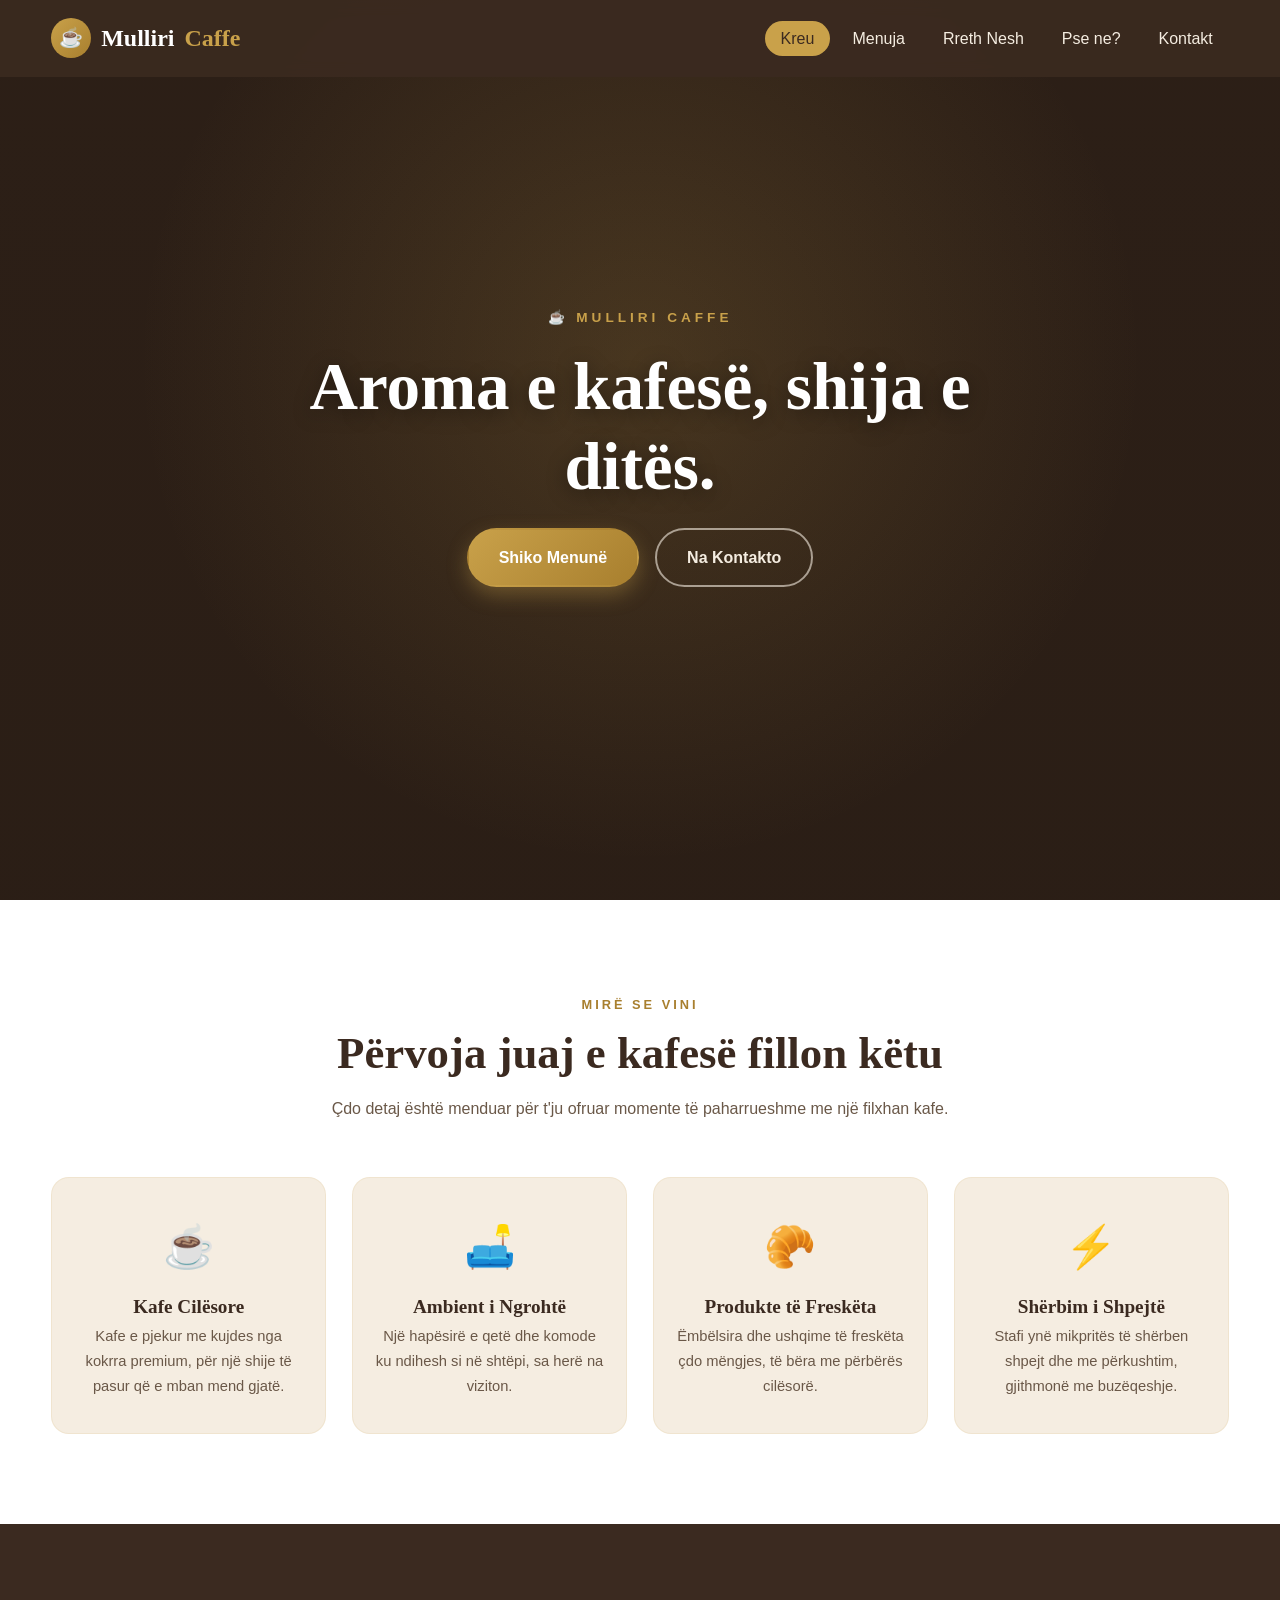
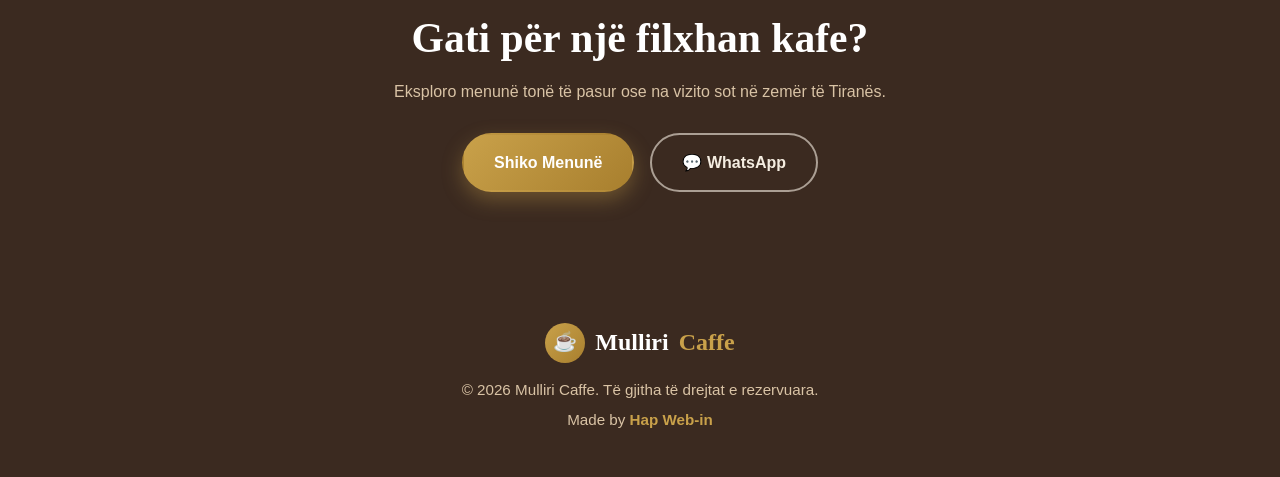
<file: index.html>
<!DOCTYPE html>
<html lang="sq">
<head>
<meta charset="UTF-8">
<meta name="viewport" content="width=device-width, initial-scale=1.0">
<title>Mulliri Caffe — Aroma e kafesë, shija e ditës.</title>
<meta name="description" content="Mulliri Caffe — coffee shop modern në Tiranë. Kafe cilësore, pije të ngrohta dhe ambiente të rehatshme.">
<link rel="stylesheet" href="style.css">
</head>
<body>

<!-- ===== HEADER ===== -->
<header id="header">
  <div class="container nav">
    <a href="index.html" class="logo"><img src="https://mullirivjeter.al/wp-content/uploads/2017/11/Logo-Mulliri-Large.png" alt="Mulliri Caffe" class="logo-img" onerror="this.outerHTML='<span class=&quot;cup&quot;>&#9749;</span>Mulliri <span>Caffe</span>'"></a>
    <ul class="nav-links" id="navLinks">
      <li><a href="index.html" class="active">Kreu</a></li>
      <li><a href="menu.html">Menuja</a></li>
      <li><a href="rreth-nesh.html">Rreth Nesh</a></li>
      <li><a href="pse-ne.html">Pse ne?</a></li>
      <li><a href="kontakt.html">Kontakt</a></li>
    </ul>
    <button class="hamburger" id="hamburger" aria-label="Hap menunë">
      <span></span><span></span><span></span>
    </button>
  </div>
</header>

<!-- ===== HERO ===== -->
<section class="hero" id="hero">
  <div class="container hero-content">
    <span class="eyebrow">☕ Mulliri Caffe</span>
    <h1>Aroma e kafesë, shija e ditës.</h1>
    <div class="hero-btns">
      <a href="menu.html" class="btn btn-primary">Shiko Menunë</a>
      <a href="kontakt.html" class="btn btn-ghost">Na Kontakto</a>
    </div>
  </div>
</section>

<!-- ===== HIGHLIGHTS ===== -->
<section class="highlights">
  <div class="container">
    <div class="section-head reveal">
      <span class="eyebrow">Mirë se vini</span>
      <h2>Përvoja juaj e kafesë fillon këtu</h2>
      <p>Çdo detaj është menduar për t'ju ofruar momente të paharrueshme me një filxhan kafe.</p>
    </div>
    <div class="hl-grid">
      <div class="hl-card reveal"><div class="ic">☕</div><h3>Kafe Cilësore</h3><p>Kafe e pjekur me kujdes nga kokrra premium, për një shije të pasur që e mban mend gjatë.</p></div>
      <div class="hl-card reveal"><div class="ic">🛋️</div><h3>Ambient i Ngrohtë</h3><p>Një hapësirë e qetë dhe komode ku ndihesh si në shtëpi, sa herë na viziton.</p></div>
      <div class="hl-card reveal"><div class="ic">🥐</div><h3>Produkte të Freskëta</h3><p>Ëmbëlsira dhe ushqime të freskëta çdo mëngjes, të bëra me përbërës cilësorë.</p></div>
      <div class="hl-card reveal"><div class="ic">⚡</div><h3>Shërbim i Shpejtë</h3><p>Stafi ynë mikpritës të shërben shpejt dhe me përkushtim, gjithmonë me buzëqeshje.</p></div>
    </div>
  </div>
</section>

<!-- ===== CTA ===== -->
<section class="cta">
  <div class="container reveal">
    <h2>Gati për një filxhan kafe?</h2>
    <p>Eksploro menunë tonë të pasur ose na vizito sot në zemër të Tiranës.</p>
    <div class="hero-btns">
      <a href="menu.html" class="btn btn-primary">Shiko Menunë</a>
      <a href="https://wa.me/355694826135?text=P%C3%ABrsh%C3%ABndetje%20Mulliri%20Caffe!" target="_blank" rel="noopener" class="btn btn-ghost">💬 WhatsApp</a>
    </div>
  </div>
</section>

<!-- ===== FOOTER ===== -->
<footer>
  <div class="container">
    <a href="index.html" class="logo"><img src="https://mullirivjeter.al/wp-content/uploads/2017/11/Logo-Mulliri-Large.png" alt="Mulliri Caffe" class="logo-img" onerror="this.outerHTML='<span class=&quot;cup&quot;>&#9749;</span>Mulliri <span>Caffe</span>'"></a>
    <p>© 2026 Mulliri Caffe. Të gjitha të drejtat e rezervuara.</p>
    <p class="credit">Made by <a href="https://www.hapweb-in.com" target="_blank" rel="noopener">Hap Web-in</a></p>
  </div>
</footer>

<button id="backTop" aria-label="Kthehu lart">↑</button>
<script src="script.js"></script>
</body>
</html>
</file>
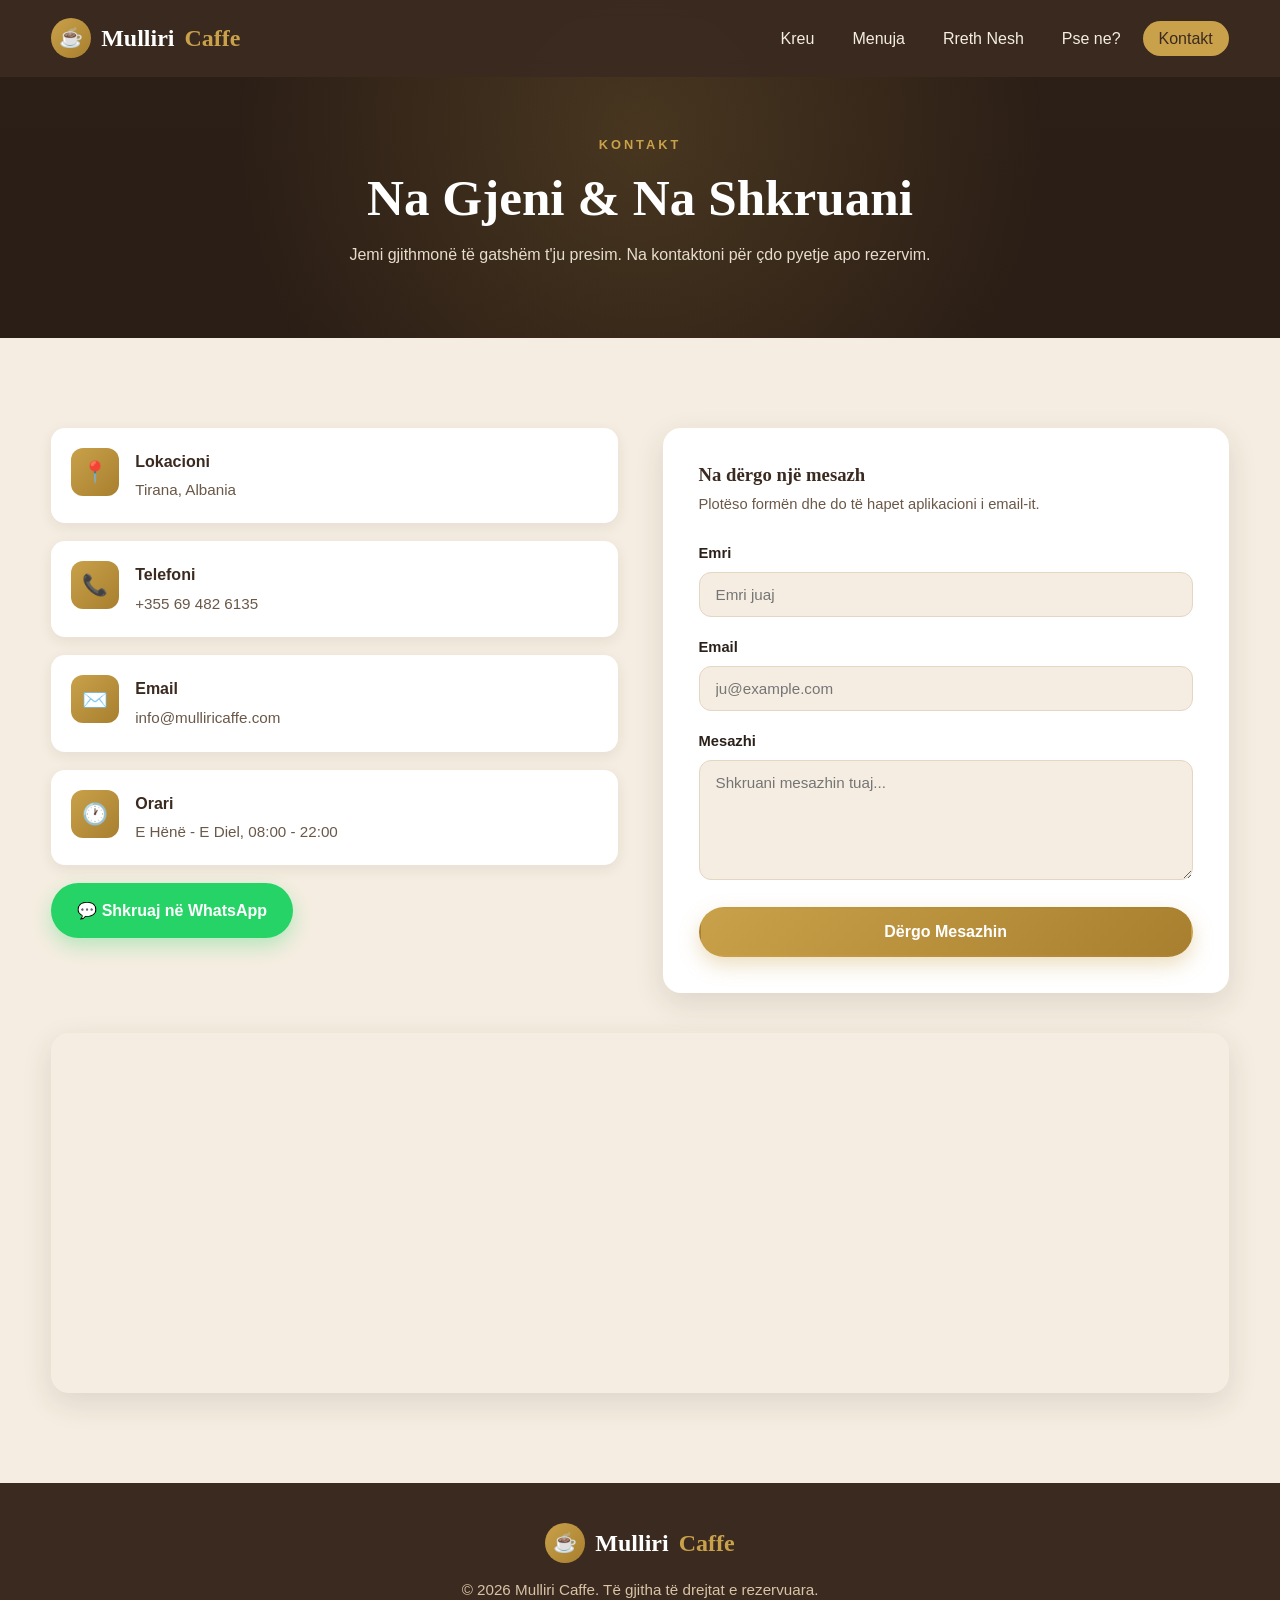
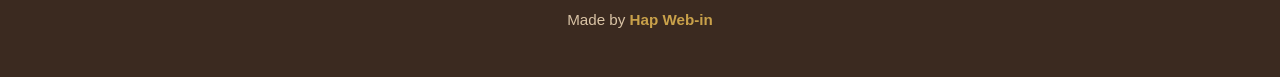
<file: kontakt.html>
<!DOCTYPE html>
<html lang="sq">
<head>
<meta charset="UTF-8">
<meta name="viewport" content="width=device-width, initial-scale=1.0">
<title>Kontakt — Mulliri Caffe</title>
<meta name="description" content="Na kontaktoni — Mulliri Caffe, Tirana, Albania. Telefon, email, WhatsApp dhe formë kontakti.">
<link rel="stylesheet" href="style.css">
</head>
<body>

<header id="header">
  <div class="container nav">
    <a href="index.html" class="logo"><img src="https://mullirivjeter.al/wp-content/uploads/2017/11/Logo-Mulliri-Large.png" alt="Mulliri Caffe" class="logo-img" onerror="this.outerHTML='<span class=&quot;cup&quot;>&#9749;</span>Mulliri <span>Caffe</span>'"></a>
    <ul class="nav-links" id="navLinks">
      <li><a href="index.html">Kreu</a></li>
      <li><a href="menu.html">Menuja</a></li>
      <li><a href="rreth-nesh.html">Rreth Nesh</a></li>
      <li><a href="pse-ne.html">Pse ne?</a></li>
      <li><a href="kontakt.html" class="active">Kontakt</a></li>
    </ul>
    <button class="hamburger" id="hamburger" aria-label="Hap menunë">
      <span></span><span></span><span></span>
    </button>
  </div>
</header>

<section class="banner">
  <div class="container banner-content">
    <span class="eyebrow">Kontakt</span>
    <h1>Na Gjeni & Na Shkruani</h1>
    <p>Jemi gjithmonë të gatshëm t'ju presim. Na kontaktoni për çdo pyetje apo rezervim.</p>
  </div>
</section>

<section id="contact">
  <div class="container">
    <div class="contact-wrap">
      <div class="contact-info reveal">
        <div class="info-item">
          <div class="info-icon">📍</div>
          <div><h4>Lokacioni</h4><p>Tirana, Albania</p></div>
        </div>
        <div class="info-item">
          <div class="info-icon">📞</div>
          <div><h4>Telefoni</h4><a href="tel:+355694826135">+355 69 482 6135</a></div>
        </div>
        <div class="info-item">
          <div class="info-icon">✉️</div>
          <div><h4>Email</h4><a href="mailto:info@mulliricaffe.com">info@mulliricaffe.com</a></div>
        </div>
        <div class="info-item">
          <div class="info-icon">🕐</div>
          <div><h4>Orari</h4><p>E Hënë - E Diel, 08:00 - 22:00</p></div>
        </div>
        <a href="https://wa.me/355694826135?text=P%C3%ABrsh%C3%ABndetje%20Mulliri%20Caffe!" target="_blank" rel="noopener" class="wa-btn">💬 Shkruaj në WhatsApp</a>
      </div>

      <form class="contact-form reveal" id="contactForm">
        <h3>Na dërgo një mesazh</h3>
        <p class="sub">Plotëso formën dhe do të hapet aplikacioni i email-it.</p>
        <div class="field">
          <label for="name">Emri</label>
          <input type="text" id="name" name="name" placeholder="Emri juaj" required>
        </div>
        <div class="field">
          <label for="email">Email</label>
          <input type="email" id="email" name="email" placeholder="ju@example.com" required>
        </div>
        <div class="field">
          <label for="message">Mesazhi</label>
          <textarea id="message" name="message" placeholder="Shkruani mesazhin tuaj..." required></textarea>
        </div>
        <button type="submit" class="btn btn-primary">Dërgo Mesazhin</button>
      </form>
    </div>

    <div class="map-wrap reveal">
      <iframe
        title="Harta Mulliri Caffe — Tirana"
        src="https://www.google.com/maps?q=Tirana,Albania&output=embed"
        loading="lazy" referrerpolicy="no-referrer-when-downgrade"></iframe>
    </div>
  </div>
</section>

<footer>
  <div class="container">
    <a href="index.html" class="logo"><img src="https://mullirivjeter.al/wp-content/uploads/2017/11/Logo-Mulliri-Large.png" alt="Mulliri Caffe" class="logo-img" onerror="this.outerHTML='<span class=&quot;cup&quot;>&#9749;</span>Mulliri <span>Caffe</span>'"></a>
    <p>© 2026 Mulliri Caffe. Të gjitha të drejtat e rezervuara.</p>
    <p class="credit">Made by <a href="https://www.hapweb-in.com" target="_blank" rel="noopener">Hap Web-in</a></p>
  </div>
</footer>

<button id="backTop" aria-label="Kthehu lart">↑</button>
<script src="script.js"></script>
</body>
</html>
</file>
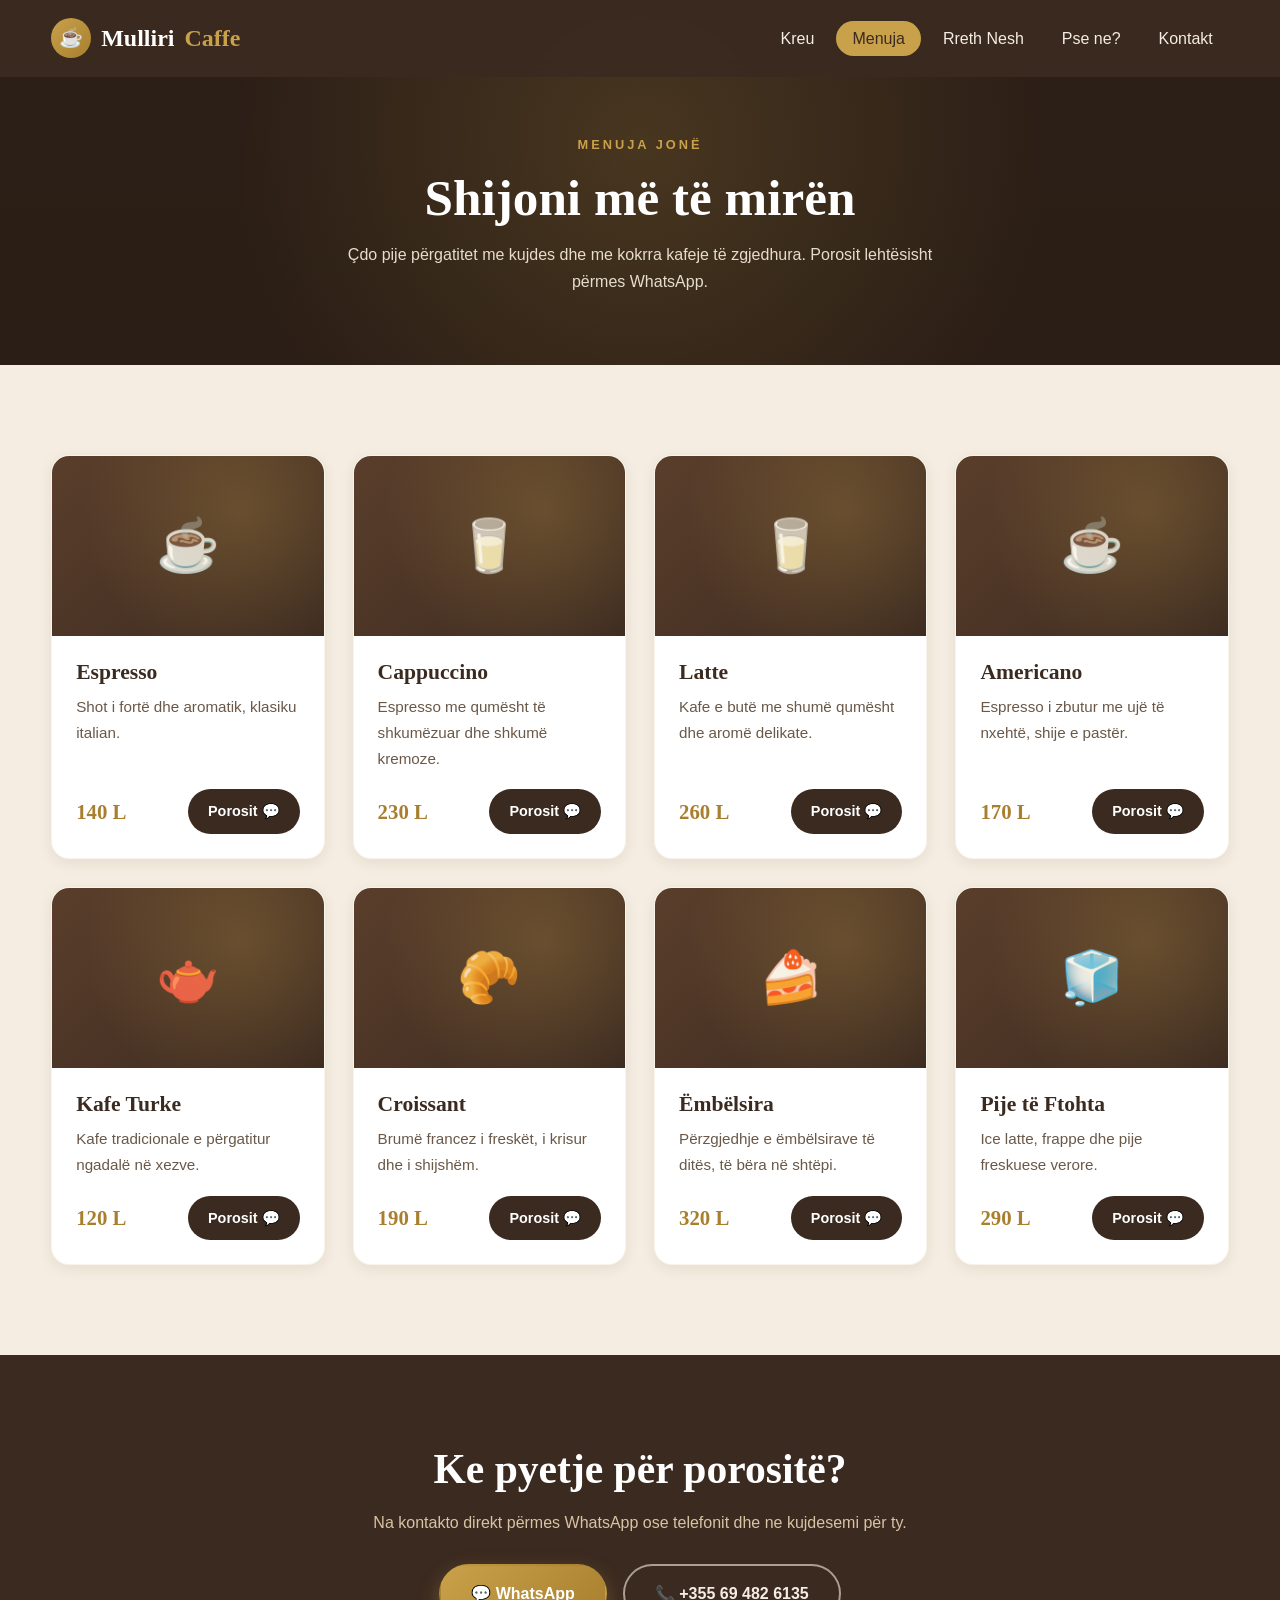
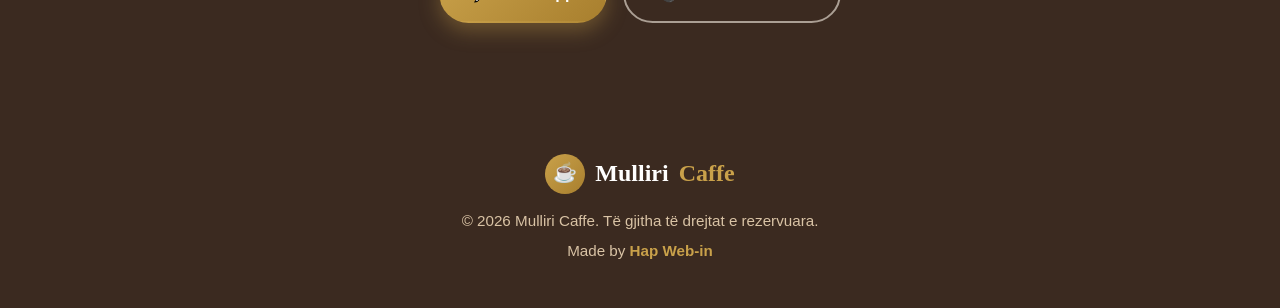
<file: menu.html>
<!DOCTYPE html>
<html lang="sq">
<head>
<meta charset="UTF-8">
<meta name="viewport" content="width=device-width, initial-scale=1.0">
<title>Menuja — Mulliri Caffe</title>
<meta name="description" content="Menuja e Mulliri Caffe — espresso, cappuccino, latte, americano, kafe turke, croissant, ëmbëlsira dhe pije të ftohta.">
<link rel="stylesheet" href="style.css">
</head>
<body>

<header id="header">
  <div class="container nav">
    <a href="index.html" class="logo"><img src="https://mullirivjeter.al/wp-content/uploads/2017/11/Logo-Mulliri-Large.png" alt="Mulliri Caffe" class="logo-img" onerror="this.outerHTML='<span class=&quot;cup&quot;>&#9749;</span>Mulliri <span>Caffe</span>'"></a>
    <ul class="nav-links" id="navLinks">
      <li><a href="index.html">Kreu</a></li>
      <li><a href="menu.html" class="active">Menuja</a></li>
      <li><a href="rreth-nesh.html">Rreth Nesh</a></li>
      <li><a href="pse-ne.html">Pse ne?</a></li>
      <li><a href="kontakt.html">Kontakt</a></li>
    </ul>
    <button class="hamburger" id="hamburger" aria-label="Hap menunë">
      <span></span><span></span><span></span>
    </button>
  </div>
</header>

<!-- ===== BANNER ===== -->
<section class="banner">
  <div class="container banner-content">
    <span class="eyebrow">Menuja jonë</span>
    <h1>Shijoni më të mirën</h1>
    <p>Çdo pije përgatitet me kujdes dhe me kokrra kafeje të zgjedhura. Porosit lehtësisht përmes WhatsApp.</p>
  </div>
</section>

<!-- ===== MENU ===== -->
<section id="menu">
  <div class="container">
    <div class="menu-grid" id="menuGrid"></div>
  </div>
</section>

<!-- ===== CTA ===== -->
<section class="cta">
  <div class="container reveal">
    <h2>Ke pyetje për porositë?</h2>
    <p>Na kontakto direkt përmes WhatsApp ose telefonit dhe ne kujdesemi për ty.</p>
    <div class="hero-btns">
      <a href="https://wa.me/355694826135?text=P%C3%ABrsh%C3%ABndetje%20Mulliri%20Caffe!" target="_blank" rel="noopener" class="btn btn-primary">💬 WhatsApp</a>
      <a href="tel:+355694826135" class="btn btn-ghost">📞 +355 69 482 6135</a>
    </div>
  </div>
</section>

<footer>
  <div class="container">
    <a href="index.html" class="logo"><img src="https://mullirivjeter.al/wp-content/uploads/2017/11/Logo-Mulliri-Large.png" alt="Mulliri Caffe" class="logo-img" onerror="this.outerHTML='<span class=&quot;cup&quot;>&#9749;</span>Mulliri <span>Caffe</span>'"></a>
    <p>© 2026 Mulliri Caffe. Të gjitha të drejtat e rezervuara.</p>
    <p class="credit">Made by <a href="https://www.hapweb-in.com" target="_blank" rel="noopener">Hap Web-in</a></p>
  </div>
</footer>

<button id="backTop" aria-label="Kthehu lart">↑</button>
<script src="script.js"></script>
</body>
</html>
</file>
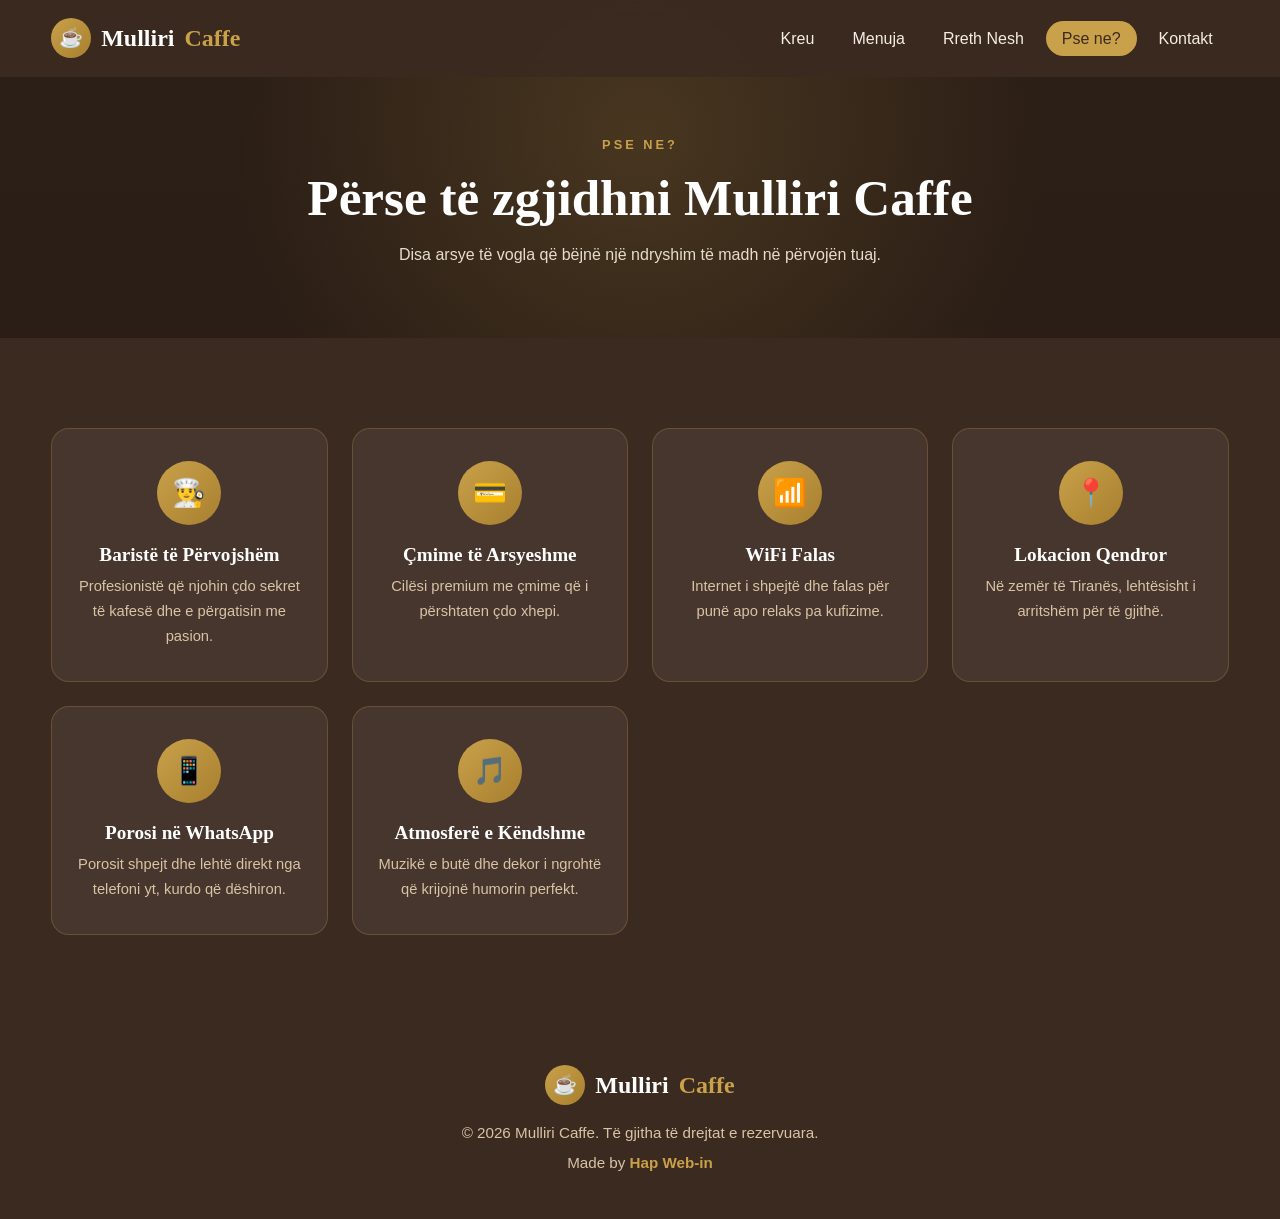
<file: pse-ne.html>
<!DOCTYPE html>
<html lang="sq">
<head>
<meta charset="UTF-8">
<meta name="viewport" content="width=device-width, initial-scale=1.0">
<title>Pse ne? — Mulliri Caffe</title>
<meta name="description" content="Pse të zgjidhni Mulliri Caffe: kafe cilësore, ambient i rehatshëm, shërbim i shpejtë, produkte të freskëta dhe vend ideal për takime.">
<link rel="stylesheet" href="style.css">
</head>
<body>

<header id="header">
  <div class="container nav">
    <a href="index.html" class="logo"><img src="https://mullirivjeter.al/wp-content/uploads/2017/11/Logo-Mulliri-Large.png" alt="Mulliri Caffe" class="logo-img" onerror="this.outerHTML='<span class=&quot;cup&quot;>&#9749;</span>Mulliri <span>Caffe</span>'"></a>
    <ul class="nav-links" id="navLinks">
      <li><a href="index.html">Kreu</a></li>
      <li><a href="menu.html">Menuja</a></li>
      <li><a href="rreth-nesh.html">Rreth Nesh</a></li>
      <li><a href="pse-ne.html" class="active">Pse ne?</a></li>
      <li><a href="kontakt.html">Kontakt</a></li>
    </ul>
    <button class="hamburger" id="hamburger" aria-label="Hap menunë">
      <span></span><span></span><span></span>
    </button>
  </div>
</header>

<section class="banner">
  <div class="container banner-content">
    <span class="eyebrow">Pse ne?</span>
    <h1>Përse të zgjidhni Mulliri Caffe</h1>
    <p>Disa arsye të vogla që bëjnë një ndryshim të madh në përvojën tuaj.</p>
  </div>
</section>

<section class="why-section">
  <div class="container">
    <div class="why-grid">
      <div class="why-card reveal"><div class="why-icon">👨‍🍳</div><h3>Baristë të Përvojshëm</h3><p>Profesionistë që njohin çdo sekret të kafesë dhe e përgatisin me pasion.</p></div>
      <div class="why-card reveal"><div class="why-icon">💳</div><h3>Çmime të Arsyeshme</h3><p>Cilësi premium me çmime që i përshtaten çdo xhepi.</p></div>
      <div class="why-card reveal"><div class="why-icon">📶</div><h3>WiFi Falas</h3><p>Internet i shpejtë dhe falas për punë apo relaks pa kufizime.</p></div>
      <div class="why-card reveal"><div class="why-icon">📍</div><h3>Lokacion Qendror</h3><p>Në zemër të Tiranës, lehtësisht i arritshëm për të gjithë.</p></div>
      <div class="why-card reveal"><div class="why-icon">📱</div><h3>Porosi në WhatsApp</h3><p>Porosit shpejt dhe lehtë direkt nga telefoni yt, kurdo që dëshiron.</p></div>
      <div class="why-card reveal"><div class="why-icon">🎵</div><h3>Atmosferë e Këndshme</h3><p>Muzikë e butë dhe dekor i ngrohtë që krijojnë humorin perfekt.</p></div>
    </div>
  </div>
</section>

<footer>
  <div class="container">
    <a href="index.html" class="logo"><img src="https://mullirivjeter.al/wp-content/uploads/2017/11/Logo-Mulliri-Large.png" alt="Mulliri Caffe" class="logo-img" onerror="this.outerHTML='<span class=&quot;cup&quot;>&#9749;</span>Mulliri <span>Caffe</span>'"></a>
    <p>© 2026 Mulliri Caffe. Të gjitha të drejtat e rezervuara.</p>
    <p class="credit">Made by <a href="https://www.hapweb-in.com" target="_blank" rel="noopener">Hap Web-in</a></p>
  </div>
</footer>

<button id="backTop" aria-label="Kthehu lart">↑</button>
<script src="script.js"></script>
</body>
</html>
</file>
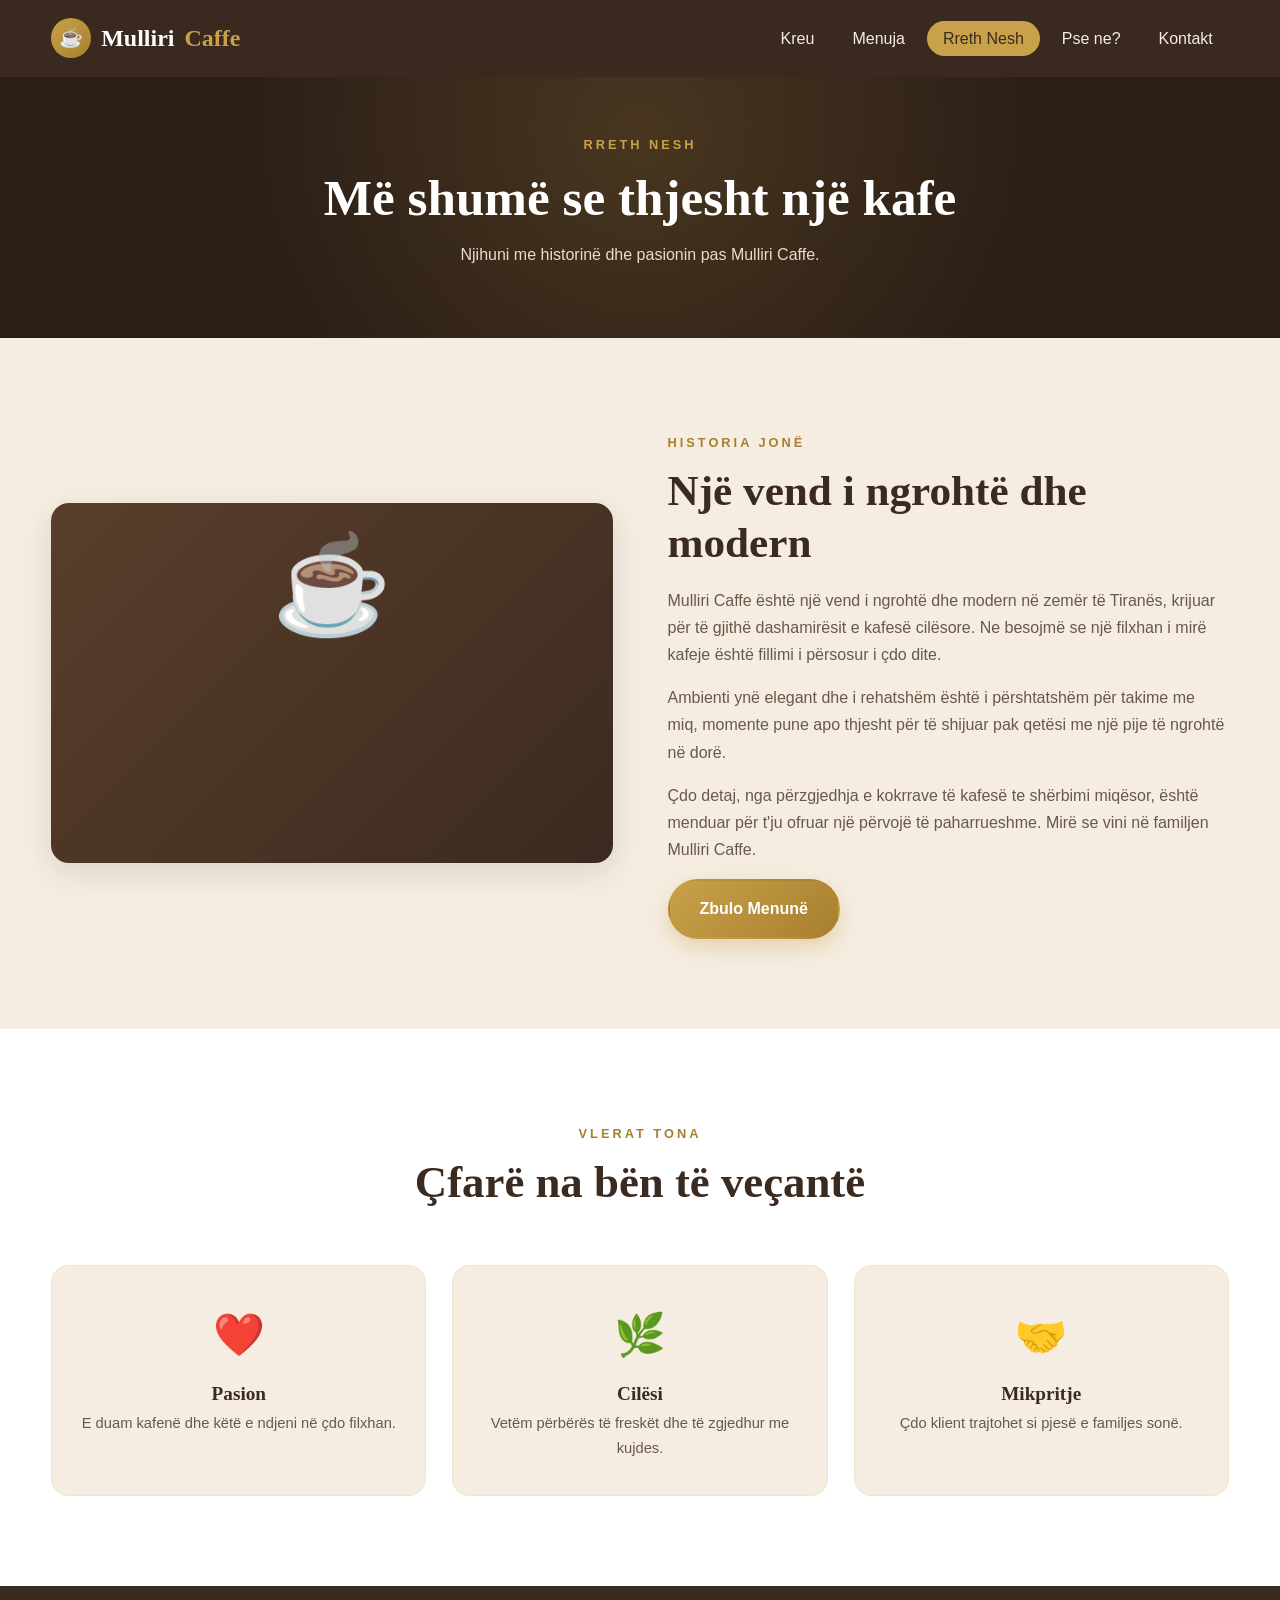
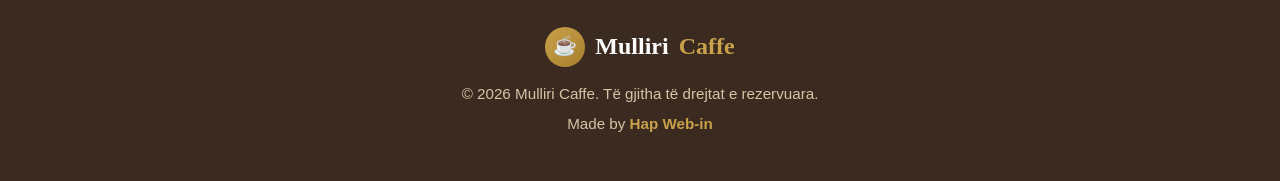
<file: rreth-nesh.html>
<!DOCTYPE html>
<html lang="sq">
<head>
<meta charset="UTF-8">
<meta name="viewport" content="width=device-width, initial-scale=1.0">
<title>Rreth Nesh — Mulliri Caffe</title>
<meta name="description" content="Mulliri Caffe është një vend i ngrohtë dhe modern për kafe, takime, punë dhe momente relaksi në Tiranë.">
<link rel="stylesheet" href="style.css">
</head>
<body>

<header id="header">
  <div class="container nav">
    <a href="index.html" class="logo"><img src="https://mullirivjeter.al/wp-content/uploads/2017/11/Logo-Mulliri-Large.png" alt="Mulliri Caffe" class="logo-img" onerror="this.outerHTML='<span class=&quot;cup&quot;>&#9749;</span>Mulliri <span>Caffe</span>'"></a>
    <ul class="nav-links" id="navLinks">
      <li><a href="index.html">Kreu</a></li>
      <li><a href="menu.html">Menuja</a></li>
      <li><a href="rreth-nesh.html" class="active">Rreth Nesh</a></li>
      <li><a href="pse-ne.html">Pse ne?</a></li>
      <li><a href="kontakt.html">Kontakt</a></li>
    </ul>
    <button class="hamburger" id="hamburger" aria-label="Hap menunë">
      <span></span><span></span><span></span>
    </button>
  </div>
</header>

<section class="banner">
  <div class="container banner-content">
    <span class="eyebrow">Rreth Nesh</span>
    <h1>Më shumë se thjesht një kafe</h1>
    <p>Njihuni me historinë dhe pasionin pas Mulliri Caffe.</p>
  </div>
</section>

<section id="about">
  <div class="container about-wrap">
    <div class="about-visual reveal">
      <img src="https://images.unsplash.com/photo-1453614512568-c4024d13c247?auto=format&fit=crop&w=800&q=80"
           alt="Ambienti i Mulliri Caffe" loading="lazy"
           onerror="this.parentElement.innerHTML='<div style=&quot;display:flex;align-items:center;justify-content:center;height:100%;font-size:6rem&quot;>☕</div>';">
    </div>
    <div class="about-text reveal">
      <span class="eyebrow">Historia jonë</span>
      <h2>Një vend i ngrohtë dhe modern</h2>
      <p>Mulliri Caffe është një vend i ngrohtë dhe modern në zemër të Tiranës, krijuar për të gjithë dashamirësit e kafesë cilësore. Ne besojmë se një filxhan i mirë kafeje është fillimi i përsosur i çdo dite.</p>
      <p>Ambienti ynë elegant dhe i rehatshëm është i përshtatshëm për takime me miq, momente pune apo thjesht për të shijuar pak qetësi me një pije të ngrohtë në dorë.</p>
      <p>Çdo detaj, nga përzgjedhja e kokrrave të kafesë te shërbimi miqësor, është menduar për t'ju ofruar një përvojë të paharrueshme. Mirë se vini në familjen Mulliri Caffe.</p>
      <a href="menu.html" class="btn btn-primary">Zbulo Menunë</a>
    </div>
  </div>
</section>

<section class="highlights">
  <div class="container">
    <div class="section-head reveal">
      <span class="eyebrow">Vlerat tona</span>
      <h2>Çfarë na bën të veçantë</h2>
    </div>
    <div class="hl-grid">
      <div class="hl-card reveal"><div class="ic">❤️</div><h3>Pasion</h3><p>E duam kafenë dhe këtë e ndjeni në çdo filxhan.</p></div>
      <div class="hl-card reveal"><div class="ic">🌿</div><h3>Cilësi</h3><p>Vetëm përbërës të freskët dhe të zgjedhur me kujdes.</p></div>
      <div class="hl-card reveal"><div class="ic">🤝</div><h3>Mikpritje</h3><p>Çdo klient trajtohet si pjesë e familjes sonë.</p></div>
    </div>
  </div>
</section>

<footer>
  <div class="container">
    <a href="index.html" class="logo"><img src="https://mullirivjeter.al/wp-content/uploads/2017/11/Logo-Mulliri-Large.png" alt="Mulliri Caffe" class="logo-img" onerror="this.outerHTML='<span class=&quot;cup&quot;>&#9749;</span>Mulliri <span>Caffe</span>'"></a>
    <p>© 2026 Mulliri Caffe. Të gjitha të drejtat e rezervuara.</p>
    <p class="credit">Made by <a href="https://www.hapweb-in.com" target="_blank" rel="noopener">Hap Web-in</a></p>
  </div>
</footer>

<button id="backTop" aria-label="Kthehu lart">↑</button>
<script src="script.js"></script>
</body>
</html>
</file>
<file: style.css>
:root{
  --kafe-erret:#3b2a20;
  --kafe:#5a3e2b;
  --bezhe:#d9c3a5;
  --krem:#f5ede1;
  --bardhe:#ffffff;
  --gold:#c9a14a;
  --gold-erret:#a87f2e;
  --tekst:#2c211a;
  --tekst-soft:#6a5848;
  --shadow:0 10px 30px rgba(59,42,32,.12);
  --shadow-soft:0 4px 14px rgba(59,42,32,.08);
  --radius:18px;
  --trans:.35s cubic-bezier(.25,.8,.25,1);
}

*{margin:0;padding:0;box-sizing:border-box;}
html{scroll-behavior:smooth;scroll-padding-top:80px;}
body{
  font-family:'Segoe UI',Tahoma,Geneva,Verdana,sans-serif;
  color:var(--tekst);
  background:var(--krem);
  line-height:1.7;
  overflow-x:hidden;
}
h1,h2,h3{font-family:Georgia,'Times New Roman',serif;line-height:1.2;}
a{text-decoration:none;color:inherit;}
img{max-width:100%;display:block;}
section{padding:90px 0;}
.container{width:min(1180px,92%);margin:0 auto;}
.page{padding-top:90px;}

.section-head{text-align:center;max-width:680px;margin:0 auto 55px;}
.section-head .eyebrow{
  color:var(--gold-erret);
  font-weight:700;
  letter-spacing:3px;
  text-transform:uppercase;
  font-size:.8rem;
}
.section-head h2{
  font-size:clamp(1.9rem,4vw,2.8rem);
  color:var(--kafe-erret);
  margin:10px 0 14px;
}
.section-head p{color:var(--tekst-soft);}

/* Buttons */
.btn{
  display:inline-flex;
  align-items:center;
  justify-content:center;
  gap:8px;
  padding:14px 30px;
  border-radius:50px;
  font-size:1rem;
  font-weight:600;
  cursor:pointer;
  border:2px solid transparent;
  transition:var(--trans);
  font-family:inherit;
}
.btn-primary{
  background:linear-gradient(135deg,var(--gold),var(--gold-erret));
  color:#fff;
  box-shadow:0 8px 20px rgba(201,161,74,.35);
}
.btn-primary:hover{transform:translateY(-3px);box-shadow:0 12px 28px rgba(201,161,74,.5);}
.btn-ghost{
  background:transparent;
  color:var(--krem);
  border-color:rgba(245,237,225,.6);
}
.btn-ghost:hover{background:rgba(245,237,225,.15);border-color:var(--krem);transform:translateY(-3px);}

/* ===== HEADER ===== */
header{
  position:fixed;top:0;left:0;width:100%;z-index:1000;
  transition:var(--trans);
  padding:18px 0;
  background:rgba(59,42,32,.96);
  backdrop-filter:blur(8px);
}
header.scrolled{
  box-shadow:var(--shadow);
  padding:12px 0;
}
.nav{display:flex;align-items:center;justify-content:space-between;}
.logo{
  display:flex;align-items:center;gap:10px;
  font-family:Georgia,serif;
  font-size:1.5rem;
  font-weight:700;
  color:#fff;
}
.logo .logo-img{
  height:50px;width:auto;max-width:210px;display:block;
  object-fit:contain;flex-shrink:0;
}
.logo .cup{
  width:40px;height:40px;border-radius:50%;
  background:linear-gradient(135deg,var(--gold),var(--gold-erret));
  display:flex;align-items:center;justify-content:center;
  font-size:1.2rem;flex-shrink:0;
}
.logo span{color:var(--gold);}
.nav-links{display:flex;gap:6px;list-style:none;align-items:center;}
.nav-links a{
  color:#f5ede1;
  font-weight:500;
  padding:9px 16px;
  border-radius:30px;
  position:relative;
  transition:var(--trans);
}
.nav-links a:hover{color:var(--gold);background:rgba(255,255,255,.08);}
.nav-links a.active{color:var(--kafe-erret);background:var(--gold);}

.hamburger{
  display:none;
  flex-direction:column;
  gap:5px;
  background:none;border:none;cursor:pointer;
  padding:6px;z-index:1100;
}
.hamburger span{
  width:28px;height:3px;border-radius:3px;
  background:#fff;transition:var(--trans);
}
.hamburger.active span:nth-child(1){transform:translateY(8px) rotate(45deg);}
.hamburger.active span:nth-child(2){opacity:0;}
.hamburger.active span:nth-child(3){transform:translateY(-8px) rotate(-45deg);}

/* ===== HERO ===== */
.hero{
  min-height:100vh;
  display:flex;align-items:center;
  position:relative;
  background:linear-gradient(rgba(40,28,20,.78),rgba(40,28,20,.85)),
    url("https://images.unsplash.com/photo-1501339847302-ac426a4a7cbb?auto=format&fit=crop&w=1600&q=80") center/cover no-repeat,
    #3b2a20;
  text-align:center;
  padding-top:80px;
}
.hero::after{
  content:"";position:absolute;inset:0;
  background:radial-gradient(circle at 50% 40%,rgba(201,161,74,.18),transparent 60%);
  pointer-events:none;
}
.hero-content{position:relative;z-index:2;max-width:780px;margin:0 auto;}
.hero .eyebrow{
  color:var(--gold);letter-spacing:4px;text-transform:uppercase;
  font-weight:700;font-size:.85rem;margin-bottom:18px;
  display:inline-block;
}
.hero h1{
  font-size:clamp(2.4rem,6vw,4.2rem);
  color:#fff;margin-bottom:20px;
  text-shadow:0 4px 20px rgba(0,0,0,.4);
}
.hero p{
  color:#e8ddcd;font-size:1.15rem;
  max-width:600px;margin:0 auto 36px;
}
.hero-btns{display:flex;gap:16px;justify-content:center;flex-wrap:wrap;}

/* ===== PAGE BANNER (inner pages) ===== */
.banner{
  background:linear-gradient(rgba(40,28,20,.8),rgba(40,28,20,.88)),
    url("https://images.unsplash.com/photo-1495474472287-4d71bcdd2085?auto=format&fit=crop&w=1600&q=80") center/cover no-repeat,
    #3b2a20;
  color:#fff;text-align:center;
  padding:130px 0 70px;
  position:relative;
}
.banner::after{
  content:"";position:absolute;inset:0;
  background:radial-gradient(circle at 50% 40%,rgba(201,161,74,.18),transparent 60%);
}
.banner-content{position:relative;z-index:2;}
.banner .eyebrow{color:var(--gold);letter-spacing:3px;text-transform:uppercase;font-weight:700;font-size:.8rem;}
.banner h1{font-size:clamp(2rem,5vw,3.2rem);margin:10px 0 12px;}
.banner p{color:#e8ddcd;max-width:600px;margin:0 auto;}

/* ===== HIGHLIGHTS (home) ===== */
.highlights{background:var(--bardhe);}
.hl-grid{display:grid;grid-template-columns:repeat(auto-fit,minmax(220px,1fr));gap:26px;}
.hl-card{
  text-align:center;padding:34px 22px;border-radius:var(--radius);
  background:var(--krem);transition:var(--trans);border:1px solid rgba(201,161,74,.12);
}
.hl-card:hover{transform:translateY(-6px);box-shadow:var(--shadow);}
.hl-card .ic{font-size:2.6rem;margin-bottom:12px;}
.hl-card h3{color:var(--kafe-erret);font-size:1.2rem;margin-bottom:6px;}
.hl-card p{color:var(--tekst-soft);font-size:.92rem;}

/* CTA strip */
.cta{
  background:var(--kafe-erret);color:#f5ede1;text-align:center;
}
.cta h2{color:#fff;font-size:clamp(1.8rem,4vw,2.6rem);margin-bottom:14px;}
.cta p{color:#d9c3a5;max-width:560px;margin:0 auto 28px;}

/* ===== MENU ===== */
.menu-grid{
  display:grid;
  grid-template-columns:repeat(auto-fill,minmax(270px,1fr));
  gap:28px;
}
.card{
  background:var(--bardhe);
  border-radius:var(--radius);
  overflow:hidden;
  box-shadow:var(--shadow-soft);
  transition:var(--trans);
  display:flex;flex-direction:column;
  border:1px solid rgba(201,161,74,.12);
}
.card:hover{transform:translateY(-8px);box-shadow:var(--shadow);}
.card-top{
  height:180px;
  background:linear-gradient(135deg,var(--kafe),var(--kafe-erret));
  display:flex;align-items:center;justify-content:center;
  font-size:3.2rem;
  position:relative;
  overflow:hidden;
}
.card-top img{
  width:100%;height:100%;object-fit:cover;
  transition:var(--trans);
}
.card:hover .card-top img{transform:scale(1.08);}
.card-top .ph{display:none;}
.card-top.noimg .ph{display:block;}
.card-top.noimg::after{
  content:"";position:absolute;inset:0;
  background:radial-gradient(circle at 70% 30%,rgba(201,161,74,.25),transparent 70%);
}
.card-body{padding:24px;display:flex;flex-direction:column;flex:1;}
.card-body h3{color:var(--kafe-erret);font-size:1.35rem;margin-bottom:8px;}
.card-body .desc{color:var(--tekst-soft);font-size:.95rem;flex:1;margin-bottom:18px;}
.card-foot{display:flex;align-items:center;justify-content:space-between;gap:12px;}
.price{font-weight:700;color:var(--gold-erret);font-size:1.3rem;font-family:Georgia,serif;}
.btn-order{
  background:var(--kafe-erret);color:#fff;
  padding:10px 20px;border-radius:30px;
  font-size:.9rem;font-weight:600;cursor:pointer;
  border:none;transition:var(--trans);font-family:inherit;
  display:inline-flex;align-items:center;gap:6px;
}
.btn-order:hover{background:var(--gold-erret);transform:scale(1.05);}

/* ===== ABOUT ===== */
.about-wrap{
  display:grid;grid-template-columns:1fr 1fr;
  gap:55px;align-items:center;
}
.about-visual{
  border-radius:var(--radius);
  min-height:360px;
  background:linear-gradient(135deg,var(--kafe),var(--kafe-erret));
  box-shadow:var(--shadow);
  position:relative;overflow:hidden;
}
.about-visual img{
  width:100%;height:100%;min-height:360px;object-fit:cover;
  border-radius:var(--radius);
}
.about-text .eyebrow{
  color:var(--gold-erret);font-weight:700;letter-spacing:3px;
  text-transform:uppercase;font-size:.8rem;
}
.about-text h2{font-size:clamp(1.9rem,4vw,2.7rem);color:var(--kafe-erret);margin:10px 0 18px;}
.about-text p{color:var(--tekst-soft);margin-bottom:16px;}

/* ===== WHY ===== */
.why-section{background:var(--kafe-erret);color:#f5ede1;}
.why-section .section-head h2{color:#fff;}
.why-section .section-head p{color:#d9c3a5;}
.why-section .eyebrow{color:var(--gold);}
.why-grid{
  display:grid;
  grid-template-columns:repeat(auto-fit,minmax(220px,1fr));
  gap:24px;
}
.why-card{
  background:rgba(255,255,255,.06);
  border:1px solid rgba(201,161,74,.25);
  border-radius:var(--radius);
  padding:32px 24px;
  text-align:center;
  transition:var(--trans);
}
.why-card:hover{
  transform:translateY(-6px);
  background:rgba(201,161,74,.14);
  border-color:var(--gold);
}
.why-icon{
  width:64px;height:64px;border-radius:50%;
  background:linear-gradient(135deg,var(--gold),var(--gold-erret));
  display:flex;align-items:center;justify-content:center;
  font-size:1.7rem;margin:0 auto 18px;
}
.why-card h3{color:#fff;font-size:1.2rem;margin-bottom:8px;}
.why-card p{color:#d9c3a5;font-size:.92rem;}

/* ===== CONTACT ===== */
.contact-wrap{display:grid;grid-template-columns:1fr 1fr;gap:45px;}
.contact-info{display:flex;flex-direction:column;gap:18px;}
.info-item{
  display:flex;gap:16px;align-items:flex-start;
  background:var(--bardhe);
  padding:20px;border-radius:14px;
  box-shadow:var(--shadow-soft);
  transition:var(--trans);
}
.info-item:hover{transform:translateX(6px);box-shadow:var(--shadow);}
.info-icon{
  width:48px;height:48px;border-radius:12px;flex-shrink:0;
  background:linear-gradient(135deg,var(--gold),var(--gold-erret));
  display:flex;align-items:center;justify-content:center;
  font-size:1.3rem;color:#fff;
}
.info-item h4{color:var(--kafe-erret);margin-bottom:2px;font-family:'Segoe UI',sans-serif;font-size:1rem;}
.info-item a,.info-item p{color:var(--tekst-soft);font-size:.95rem;}
.info-item a:hover{color:var(--gold-erret);}

.wa-btn{
  display:inline-flex;align-items:center;gap:10px;
  background:#25D366;color:#fff;
  padding:14px 26px;border-radius:50px;font-weight:600;
  transition:var(--trans);box-shadow:0 8px 20px rgba(37,211,102,.3);
  align-self:flex-start;
}
.wa-btn:hover{transform:translateY(-3px);box-shadow:0 12px 26px rgba(37,211,102,.45);}

/* Form */
.contact-form{
  background:var(--bardhe);
  padding:36px;border-radius:var(--radius);
  box-shadow:var(--shadow);
}
.contact-form h3{color:var(--kafe-erret);margin-bottom:6px;}
.contact-form .sub{color:var(--tekst-soft);font-size:.92rem;margin-bottom:24px;}
.field{margin-bottom:18px;}
.field label{display:block;font-weight:600;margin-bottom:6px;color:var(--tekst);font-size:.92rem;}
.field input,.field textarea{
  width:100%;padding:13px 16px;
  border:1.5px solid #e3d6c2;border-radius:12px;
  font-family:inherit;font-size:.95rem;
  background:var(--krem);
  transition:var(--trans);
}
.field input:focus,.field textarea:focus{
  outline:none;border-color:var(--gold);
  background:#fff;box-shadow:0 0 0 3px rgba(201,161,74,.15);
}
.field textarea{resize:vertical;min-height:120px;}
.contact-form .btn-primary{width:100%;}
.map-wrap{margin-top:40px;border-radius:var(--radius);overflow:hidden;box-shadow:var(--shadow);}
.map-wrap iframe{width:100%;height:360px;border:0;display:block;}

/* ===== FOOTER ===== */
footer{
  background:var(--kafe-erret);
  color:#d9c3a5;
  text-align:center;
  padding:40px 0;
}
footer .logo{justify-content:center;margin-bottom:14px;}
footer p{font-size:.95rem;margin:4px 0;}
.credit a{
  color:var(--gold);
  font-weight:700;
  text-decoration:none;
  transition:var(--trans);
}
.credit a:hover{text-decoration:underline;}

/* ===== BACK TO TOP ===== */
#backTop{
  position:fixed;bottom:28px;right:28px;
  width:52px;height:52px;border-radius:50%;
  background:linear-gradient(135deg,var(--gold),var(--gold-erret));
  color:#fff;border:none;cursor:pointer;
  font-size:1.4rem;line-height:1;
  box-shadow:0 8px 22px rgba(201,161,74,.45);
  opacity:0;visibility:hidden;transform:translateY(20px);
  transition:var(--trans);z-index:999;
}
#backTop.show{opacity:1;visibility:visible;transform:translateY(0);}
#backTop:hover{transform:translateY(-4px) scale(1.08);}

/* ===== REVEAL ANIM ===== */
.reveal{opacity:0;transform:translateY(30px);transition:.7s ease;}
.reveal.in{opacity:1;transform:translateY(0);}

/* ===== RESPONSIVE ===== */
@media(max-width:900px){
  .about-wrap,.contact-wrap{grid-template-columns:1fr;}
  .about-visual{min-height:240px;order:-1;}
}
@media(max-width:768px){
  section{padding:70px 0;}
  .hamburger{display:flex;}
  .nav-links{
    position:fixed;top:0;right:0;
    height:100vh;width:75%;max-width:320px;
    background:rgba(45,33,26,.98);
    backdrop-filter:blur(10px);
    flex-direction:column;
    justify-content:center;
    gap:14px;
    transform:translateX(100%);
    transition:var(--trans);
    box-shadow:-10px 0 30px rgba(0,0,0,.3);
  }
  .nav-links.open{transform:translateX(0);}
  .nav-links a{font-size:1.2rem;padding:12px 24px;}
  body.menu-open{overflow:hidden;}
}
@media(max-width:480px){
  .hero-btns{flex-direction:column;width:100%;}
  .hero-btns .btn{width:100%;}
  .contact-form{padding:26px 20px;}
}
</file>
